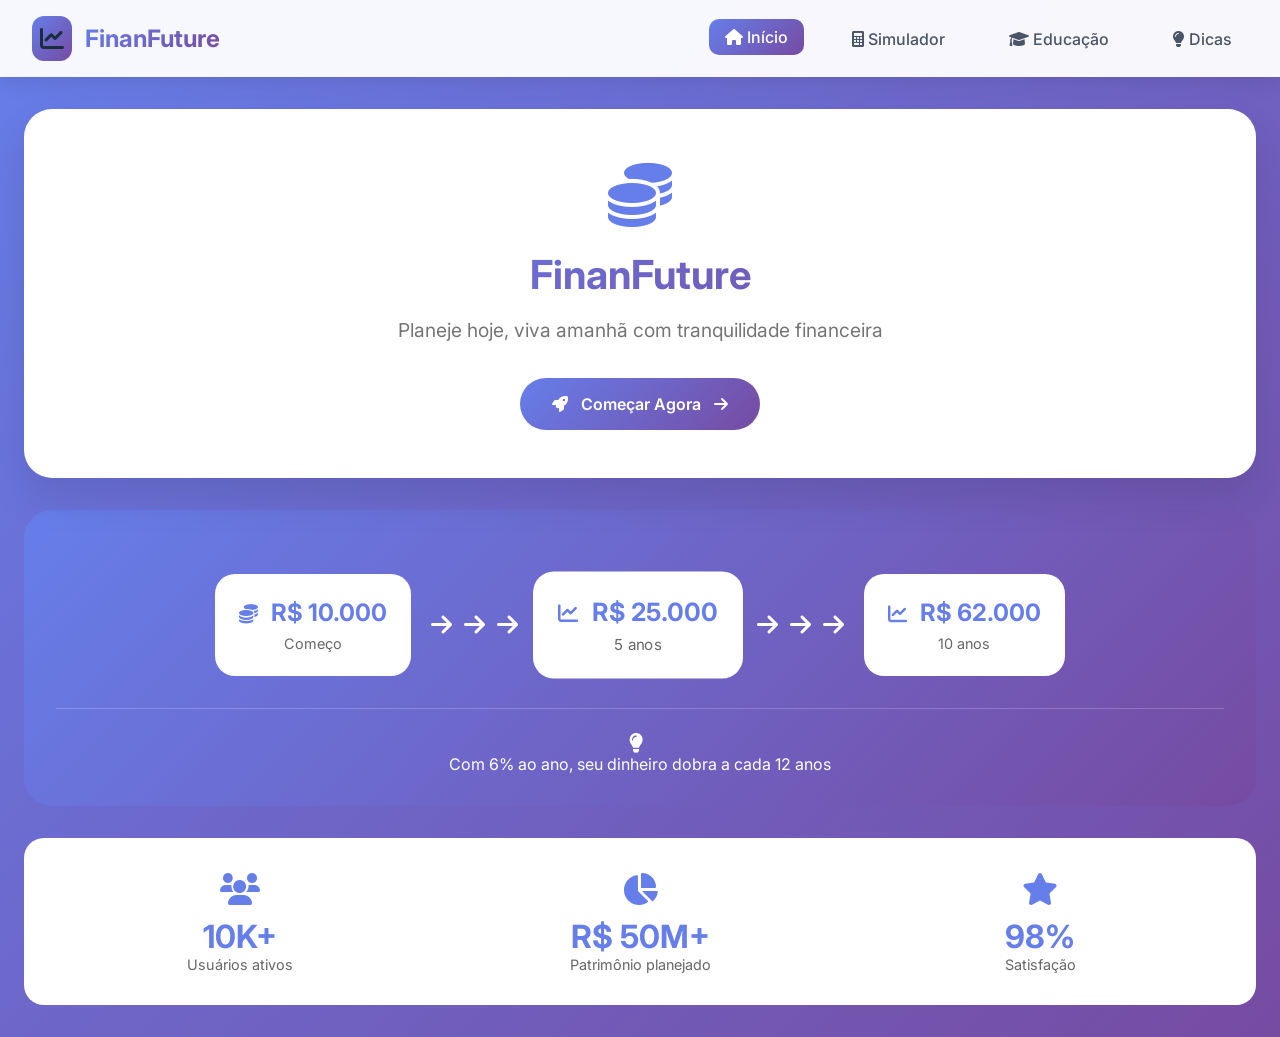
<file: frontend/index.html>
<!DOCTYPE html>
<html lang="pt-BR">
<head>
    <meta charset="UTF-8">
    <meta name="viewport" content="width=device-width, initial-scale=1.0">
    <title>FinanFuture | Planejamento de Aposentadoria</title>
    <link rel="stylesheet" href="https://cdnjs.cloudflare.com/ajax/libs/font-awesome/6.0.0-beta3/css/all.min.css">
    <link rel="stylesheet" href="/frontend/css/style.css">
    <link rel="stylesheet" href="/frontend/css/style2.css">
    <link href="https://fonts.googleapis.com/css2?family=Inter:wght@300;400;500;600;700;800&display=swap" rel="stylesheet">
</head>
<body>
    <nav class="navbar">
        <div class="nav-container">
            <div class="logo">
                <div class="logo-icon">
                    <i class="fas fa-chart-line"></i>
                </div>
                <span class="logo-text">Finan<span class="highlight">Future</span></span>
            </div>
            <div class="nav-links">
                <a href="index.html" class="nav-link active">
                    <i class="fas fa-home"></i> Início
                </a>
                <a href="pages/simulador.html" class="nav-link">
                    <i class="fas fa-calculator"></i> Simulador
                </a>
                <a href="pages/educacao.html" class="nav-link">
                    <i class="fas fa-graduation-cap"></i> Educação
                </a>
                <a href="pages/dicas.html" class="nav-link">
                    <i class="fas fa-lightbulb"></i> Dicas
                </a>
            </div>
            <div class="menu-toggle">
                <i class="fas fa-bars"></i>
            </div>
        </div>
    </nav>
    
    <div class="dashboard">
        <div class="welcome-card animate-slide">
            <div class="welcome-content">
                <div class="hero-icon">
                    <i class="fas fa-coins"></i>
                </div>
                <h1 class="hero-title">FinanFuture</h1>
                <p class="hero-subtitle">Planeje hoje, viva amanhã com tranquilidade financeira</p>
                <a href="pages/simulador.html" class="cta-button">
                    <i class="fas fa-rocket"></i> Começar Agora
                    <i class="fas fa-arrow-right"></i>
                </a>
            </div>
        </div>

        <div class="concepts-section">
            <div class="concepts-grid">
                <div class="concept-card concept-start">
                    <div class="concept-amount">
                        <i class="fas fa-coins"></i>
                        <span>R$ 10.000</span>
                    </div>
                    <div class="concept-label">Começo</div>
                </div>
                <div class="concept-arrow">
                    <i class="fas fa-arrow-right"></i>
                    <i class="fas fa-arrow-right"></i>
                    <i class="fas fa-arrow-right"></i>
                </div>
                <div class="concept-card concept-mid">
                    <div class="concept-amount">
                        <i class="fas fa-chart-line"></i>
                        <span>R$ 25.000</span>
                    </div>
                    <div class="concept-label">5 anos</div>
                </div>
                <div class="concept-arrow">
                    <i class="fas fa-arrow-right"></i>
                    <i class="fas fa-arrow-right"></i>
                    <i class="fas fa-arrow-right"></i>
                </div>
                <div class="concept-card concept-end">
                    <div class="concept-amount">
                        <i class="fas fa-chart-line"></i>
                        <span>R$ 62.000</span>
                    </div>
                    <div class="concept-label">10 anos</div>
                </div>
            </div>
            <div class="concept-footer">
                <i class="fas fa-lightbulb"></i>
                <p>Com 6% ao ano, seu dinheiro dobra a cada 12 anos</p>
            </div>
        </div>

        <div class="stats-bar">
            <div class="stat-item">
                <div class="stat-icon">
                    <i class="fas fa-users"></i>
                </div>
                <div class="stat-number">10K+</div>
                <div class="stat-label">Usuários ativos</div>
            </div>
            <div class="stat-item">
                <div class="stat-icon">
                    <i class="fas fa-chart-pie"></i>
                </div>
                <div class="stat-number">R$ 50M+</div>
                <div class="stat-label">Patrimônio planejado</div>
            </div>
            <div class="stat-item">
                <div class="stat-icon">
                    <i class="fas fa-star"></i>
                </div>
                <div class="stat-number">98%</div>
                <div class="stat-label">Satisfação</div>
            </div>
        </div>
    </div>

    <script>
        document.querySelector('.menu-toggle')?.addEventListener('click', () => {
            const navLinks = document.querySelector('.nav-links');
            navLinks.style.display = navLinks.style.display === 'flex' ? 'none' : 'flex';
        });
    </script>
    <script src="/frontend/js/index.js"></script>
</body>
</html>
</file>
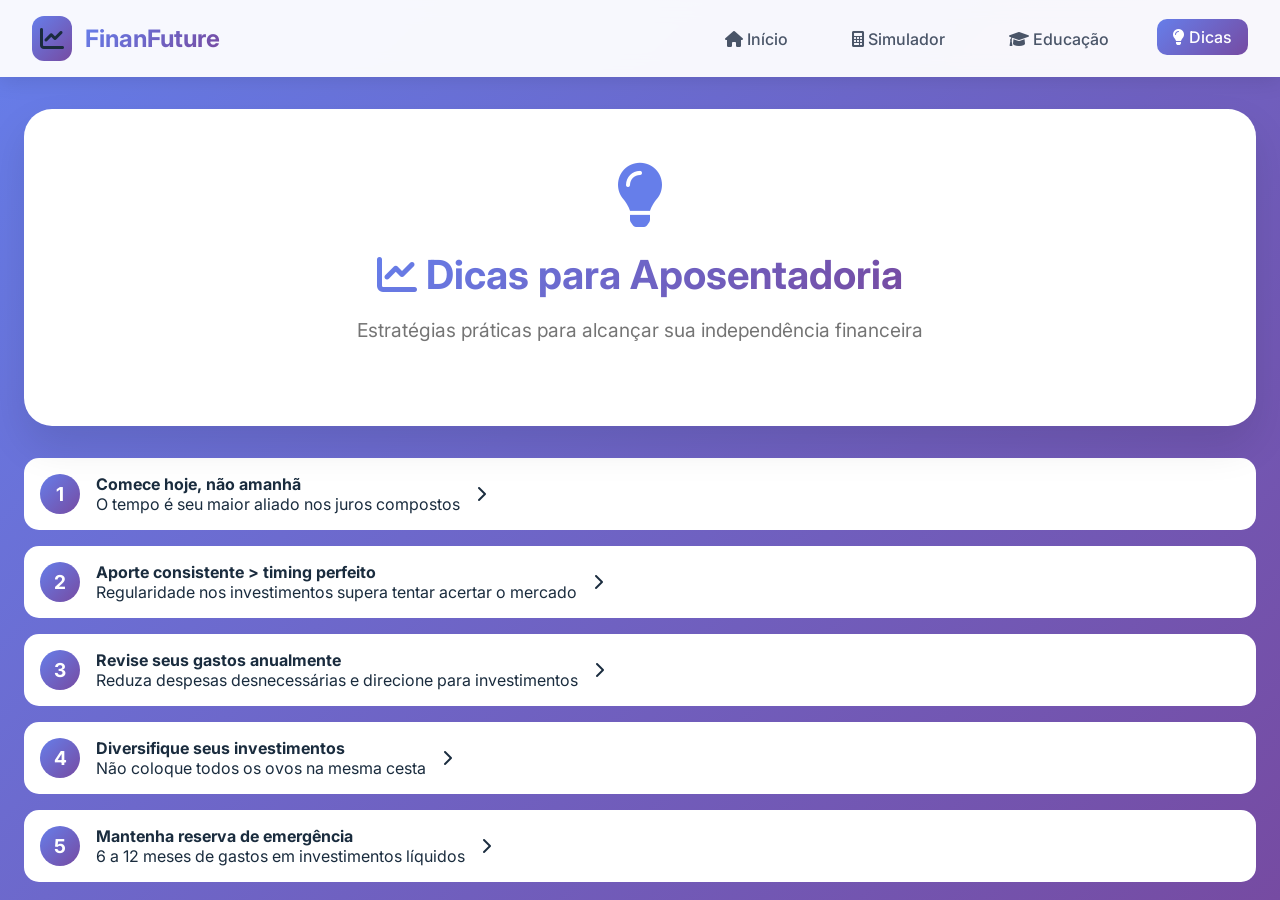
<file: frontend/pages/dicas.html>
<!DOCTYPE html>
<html lang="pt-BR">
<head>
    <meta charset="UTF-8">
    <meta name="viewport" content="width=device-width, initial-scale=1.0">
    <title>Dicas Financeiras | FinanFuture</title>
    <link rel="stylesheet" href="https://cdnjs.cloudflare.com/ajax/libs/font-awesome/6.0.0-beta3/css/all.min.css">
    <link rel="stylesheet" href="/frontend/css/style.css">
    <link rel="stylesheet" href="/frontend/css/style2.css">
    <link rel="stylesheet" href="/frontend/css/dicas.css">
    <link href="https://fonts.googleapis.com/css2?family=Inter:wght@300;400;500;600;700;800&display=swap" rel="stylesheet">
</head>
<body>
    <nav class="navbar">
        <div class="nav-container">
            <div class="logo">
                <div class="logo-icon">
                    <i class="fas fa-chart-line"></i>
                </div>
                <span class="logo-text">Finan<span class="highlight">Future</span></span>
            </div>
            <div class="nav-links">
                <a href="../index.html" class="nav-link">
                    <i class="fas fa-home"></i> Início
                </a>
                <a href="simulador.html" class="nav-link">
                    <i class="fas fa-calculator"></i> Simulador
                </a>
                <a href="educacao.html" class="nav-link">
                    <i class="fas fa-graduation-cap"></i> Educação
                </a>
                <a href="dicas.html" class="nav-link active">
                    <i class="fas fa-lightbulb"></i> Dicas
                </a>
            </div>
            <div class="menu-toggle">
                <i class="fas fa-bars"></i>
            </div>
        </div>
    </nav>

    <div class="dashboard">
        <div class="welcome-card animate-slide">
            <div class="welcome-icon">
                <i class="fas fa-lightbulb"></i>
            </div>
            <h1 class="hero-title">
            <i class="fas fa-chart-line"></i> Dicas para Aposentadoria
            </h1>
            <p class="hero-subtitle">Estratégias práticas para alcançar sua independência financeira</p>
        </div>

        <div class="tips-list">
            <div class="tip-item" onclick="showTipDetail('comece-hoje')">
                <div class="tip-number">1</div>
                <div class="tip-content">
                    <strong></i> Comece hoje, não amanhã</strong>
                    <p>O tempo é seu maior aliado nos juros compostos</p>
                </div>
                <div class="tip-icon">
                    <i class="fas fa-chevron-right"></i>
                </div>
            </div>
            <div class="tip-item" onclick="showTipDetail('aporte-consistente')">
                <div class="tip-number">2</div>
                <div class="tip-content">
                    <strong></i> Aporte consistente > timing perfeito</strong>
                    <p>Regularidade nos investimentos supera tentar acertar o mercado</p>
                </div>
                <div class="tip-icon">
                    <i class="fas fa-chevron-right"></i>
                </div>
            </div>
            <div class="tip-item" onclick="showTipDetail('revise-gastos')">
                <div class="tip-number">3</div>
                <div class="tip-content">
                    <strong></i> Revise seus gastos anualmente</strong>
                    <p>Reduza despesas desnecessárias e direcione para investimentos</p>
                </div>
                <div class="tip-icon">
                    <i class="fas fa-chevron-right"></i>
                </div>
            </div>
            <div class="tip-item" onclick="showTipDetail('diversifique')">
                <div class="tip-number">4</div>
                <div class="tip-content">
                    <strong></i> Diversifique seus investimentos</strong>
                    <p>Não coloque todos os ovos na mesma cesta</p>
                </div>
                <div class="tip-icon">
                    <i class="fas fa-chevron-right"></i>
                </div>
            </div>
            <div class="tip-item" onclick="showTipDetail('reserva-emergencia')">
                <div class="tip-number">5</div>
                <div class="tip-content">
                    <strong></i> Mantenha reserva de emergência</strong>
                    <p>6 a 12 meses de gastos em investimentos líquidos</p>
                </div>
                <div class="tip-icon">
                    <i class="fas fa-chevron-right"></i>
                </div>
            </div>
        </div>
</body>
<script src="/frontend/js/dicas.js"></script>
</html>
</file>
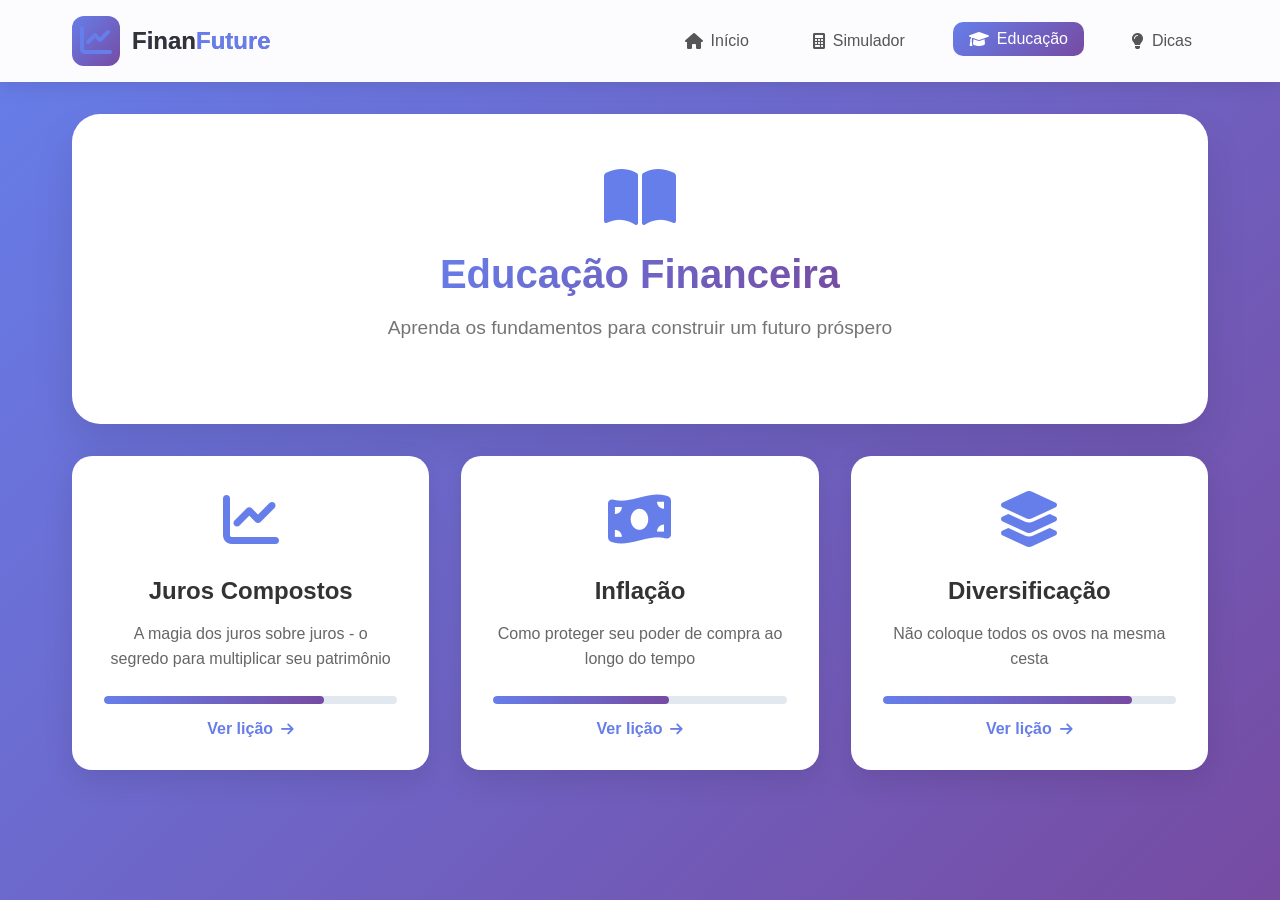
<file: frontend/pages/educacao.html>
<!DOCTYPE html>
<html lang="pt-BR">
<head>
    <meta charset="UTF-8">
    <meta name="viewport" content="width=device-width, initial-scale=1.0">
    <title>Educação Financeira | FinanFuture</title>
    
    <link rel="stylesheet" href="https://cdnjs.cloudflare.com/ajax/libs/font-awesome/6.0.0-beta3/css/all.min.css">
    
    <link rel="stylesheet" href="/frontend/css/style.css">
    <link rel="stylesheet" href="/frontend/css/style2.css">
    <link rel="stylesheet" href="/frontend/css/educacao.css">
</head>
<body>
    <nav class="navbar">
        <div class="nav-container">
            <div class="logo">
                <div class="logo-icon">
                    <i class="fas fa-chart-line"></i>
                </div>
                <span class="logo-text">Finan<span class="highlight">Future</span></span>
            </div>
            <div class="nav-links">
                <a href="../index.html" class="nav-link">
                    <i class="fas fa-home"></i> Início
                </a>
                <a href="simulador.html" class="nav-link">
                    <i class="fas fa-calculator"></i> Simulador
                </a>
                <a href="educacao.html" class="nav-link active">
                    <i class="fas fa-graduation-cap"></i> Educação
                </a>
                <a href="dicas.html" class="nav-link">
                    <i class="fas fa-lightbulb"></i> Dicas
                </a>
            </div>
        </div>
    </nav>

    <div class="dashboard">
        <div class="welcome-card animate-slide">
            <div class="welcome-icon">
                <i class="fas fa-book-open"></i>
            </div>
            <h1 class="hero-title">Educação Financeira</h1>
            <p class="hero-subtitle">Aprenda os fundamentos para construir um futuro próspero</p>
        </div>

        <div class="education-grid">
            
            <div class="edu-card" onclick="showLesson('juros-compostos')">
                <div class="edu-icon">
                    <i class="fas fa-chart-line"></i>
                </div>
                <h3>Juros Compostos</h3>
                <p>A magia dos juros sobre juros - o segredo para multiplicar seu patrimônio</p>
                <div class="progress-bar">
                    <div class="progress-fill" style="width: 75%"></div>
                </div>
                <div class="card-footer">
                    <span class="lesson-btn">Ver lição <i class="fas fa-arrow-right"></i></span>
                </div>
            </div>
            
            <div class="edu-card" onclick="showLesson('inflacao')">
                <div class="edu-icon">
                    <i class="fas fa-money-bill-wave"></i>
                </div>
                <h3>Inflação</h3>
                <p>Como proteger seu poder de compra ao longo do tempo</p>
                <div class="progress-bar">
                    <div class="progress-fill" style="width: 60%"></div>
                </div>
                <div class="card-footer">
                    <span class="lesson-btn">Ver lição <i class="fas fa-arrow-right"></i></span>
                </div>
            </div>
           
            <div class="edu-card" onclick="showLesson('diversificacao')">
                <div class="edu-icon">
                    <i class="fas fa-layer-group"></i>
                </div>
                <h3>Diversificação</h3>
                <p>Não coloque todos os ovos na mesma cesta</p>
                <div class="progress-bar">
                    <div class="progress-fill" style="width: 85%"></div>
                </div>
                <div class="card-footer">
                    <span class="lesson-btn">Ver lição <i class="fas fa-arrow-right"></i></span>
                </div>
            </div>
        </div>
    </div>
</body>
<script src="/frontend/js/educacao.js"></script>
</html>
</file>
<file: frontend/css/style.css>
* {
    margin: 0;
    padding: 0;
    box-sizing: border-box;
}

body {
    background: linear-gradient(135deg, #667eea 0%, #764ba2 100%);
    font-family: 'Inter', system-ui, sans-serif;
    min-height: 100vh;
    color: #1a2c3e;
}

/* Navbar */
.navbar {
    background: rgba(255,255,255,0.95);
    backdrop-filter: blur(10px);
    box-shadow: 0 4px 20px rgba(0,0,0,0.1);
    position: sticky;
    top: 0;
    z-index: 1000;
    animation: slideDown 0.5s ease;
}

.nav-container {
    max-width: 1400px;
    margin: 0 auto;
    padding: 1rem 2rem;
    display: flex;
    justify-content: space-between;
    align-items: center;
}

.logo {
    display: flex;
    align-items: center;
    gap: 0.8rem;
    font-size: 1.5rem;
    font-weight: 700;
}

.logo-icon {
    background: linear-gradient(135deg, #667eea, #764ba2);
    padding: 0.5rem;
    border-radius: 12px;
    animation: rotate 3s infinite linear;
}

.logo-text {
    background: linear-gradient(135deg, #667eea, #764ba2);
    -webkit-background-clip: text;
    background-clip: text;
    color: transparent;
}

.nav-links {
    display: flex;
    gap: 2rem;
}

.nav-link {
    text-decoration: none;
    color: #4a5568;
    font-weight: 500;
    transition: all 0.3s;
    padding: 0.5rem 1rem;
    border-radius: 10px;
}

.nav-link:hover, .nav-link.active {
    background: linear-gradient(135deg, #667eea, #764ba2);
    color: white;
    transform: translateY(-2px);
}

.menu-toggle {
    display: none;
    font-size: 1.5rem;
    cursor: pointer;
}

.dashboard {
    max-width: 1400px;
    margin: 2rem auto;
    padding: 0 1.5rem;
}

/* Animações */
@keyframes slideDown {
    from { transform: translateY(-100%); opacity: 0; }
    to { transform: translateY(0); opacity: 1; }
}

@keyframes slideLeft {
    from { transform: translateX(-50px); opacity: 0; }
    to { transform: translateX(0); opacity: 1; }
}

@keyframes slideRight {
    from { transform: translateX(50px); opacity: 0; }
    to { transform: translateX(0); opacity: 1; }
}

@keyframes float {
    0%, 100% { transform: translateY(0px); }
    50% { transform: translateY(-10px); }
}

@keyframes pulse {
    0%, 100% { transform: scale(1); opacity: 1; }
    50% { transform: scale(1.1); opacity: 0.7; }
}

@keyframes rotate {
    from { transform: rotate(0deg); }
    to { transform: rotate(360deg); }
}

.animate-slide {
    animation: slideDown 0.6s ease;
}

.animate-slide-left {
    animation: slideLeft 0.6s ease;
}

.animate-slide-right {
    animation: slideRight 0.6s ease;
}

/* Welcome Card */
.welcome-card {
    background: linear-gradient(135deg, rgba(255, 255, 255, 0.95), rgba(255, 255, 255, 0.9));
    backdrop-filter: blur(10px);
    border-radius: 30px;
    padding: 3rem;
    text-align: center;
    margin-bottom: 3rem;
    box-shadow: 0 20px 40px rgba(0, 0, 0, 0.1);
    transition: transform 0.3s ease;
}

.welcome-card:hover {
    transform: translateY(-5px);
}

.welcome-icon {
    font-size: 4rem;
    color: #667eea;
    margin-bottom: 1rem;
    animation: float 3s ease-in-out infinite;
}

@keyframes float {
    0%, 100% { transform: translateY(0); }
    50% { transform: translateY(-10px); }
}

.welcome-card h1 {
    font-size: 2.5rem;
    color: #333;
    margin-bottom: 1rem;
}

.welcome-card p {
    font-size: 1.2rem;
    color: #666;
}

.badge {
    background: linear-gradient(135deg, #667eea, #764ba2);
    color: white;
    padding: 0.3rem 1rem;
    border-radius: 20px;
    font-size: 0.8rem;
    display: inline-block;
}

.floating-icons {
    position: absolute;
    bottom: 1rem;
    right: 2rem;
    display: flex;
    gap: 0.5rem;
}

.float-icon {
    font-size: 1.5rem;
    animation: float 3s ease-in-out infinite;
    animation-delay: calc(var(--i, 0) * 0.5s);
}

.float-icon:nth-child(1) { --i: 0; }
.float-icon:nth-child(2) { --i: 1; }
.float-icon:nth-child(3) { --i: 2; }
.float-icon:nth-child(4) { --i: 3; }

.two-columns {
    display: grid;
    grid-template-columns: 1fr 1.6fr;
    gap: 1.8rem;
}

.controls-card, .results-card {
    background: rgba(255,255,255,0.95);
    backdrop-filter: blur(10px);
    border-radius: 28px;
    padding: 1.8rem;
    transition: all 0.3s;
}

.controls-card:hover, .results-card:hover {
    transform: translateY(-5px);
    box-shadow: 0 20px 40px rgba(0,0,0,0.15);
}

.slider-group {
    margin-bottom: 1.5rem;
}

.slider-group label {
    display: flex;
    justify-content: space-between;
    margin-bottom: 0.5rem;
    font-weight: 500;
}

.value-badge {
    background: linear-gradient(135deg, #667eea, #764ba2);
    color: white;
    padding: 0.2rem 0.8rem;
    border-radius: 20px;
    font-size: 0.85rem;
}

input[type="range"] {
    width: 100%;
    height: 6px;
    border-radius: 3px;
    background: linear-gradient(90deg, #667eea, #764ba2);
    -webkit-appearance: none;
}

input[type="range"]::-webkit-slider-thumb {
    -webkit-appearance: none;
    width: 20px;
    height: 20px;
    border-radius: 50%;
    background: white;
    border: 2px solid #667eea;
    cursor: pointer;
    box-shadow: 0 2px 10px rgba(0,0,0,0.2);
    transition: all 0.2s;
}

input[type="range"]::-webkit-slider-thumb:hover {
    transform: scale(1.2);
}

.toggle-switch {
    position: relative;
    display: inline-block;
    width: 50px;
    height: 24px;
}

.toggle-switch input {
    opacity: 0;
    width: 0;
    height: 0;
}

.toggle-slider {
    position: absolute;
    cursor: pointer;
    top: 0;
    left: 0;
    right: 0;
    bottom: 0;
    background-color: #ccc;
    transition: 0.3s;
    border-radius: 24px;
}

.toggle-slider:before {
    position: absolute;
    content: "";
    height: 18px;
    width: 18px;
    left: 3px;
    bottom: 3px;
    background-color: white;
    transition: 0.3s;
    border-radius: 50%;
}

.toggle-switch input:checked + .toggle-slider {
    background: linear-gradient(135deg, #667eea, #764ba2);
}

.toggle-switch input:checked + .toggle-slider:before {
    transform: translateX(26px);
}

.radio-group {
    margin-top: 1rem;
}

.radio-options {
    display: flex;
    gap: 1rem;
    margin-top: 0.5rem;
}

.radio-card {
    flex: 1;
    background: #f7fafc;
    padding: 0.8rem;
    border-radius: 15px;
    text-align: center;
    cursor: pointer;
    transition: all 0.3s;
    border: 2px solid transparent;
}

.radio-card:hover {
    transform: translateY(-3px);
    box-shadow: 0 5px 15px rgba(0,0,0,0.1);
}

.radio-card input:checked + span {
    color: #667eea;
}

.radio-card:has(input:checked) {
    border-color: #667eea;
    background: linear-gradient(135deg, rgba(102,126,234,0.1), rgba(118,75,162,0.1));
}

.button-group {
    display: flex;
    gap: 1rem;
    margin-top: 1.5rem;
}

.btn-primary, .btn-secondary {
    flex: 1;
    padding: 0.8rem;
    border: none;
    border-radius: 40px;
    font-weight: 600;
    cursor: pointer;
    transition: all 0.3s;
    display: flex;
    align-items: center;
    justify-content: center;
    gap: 0.5rem;
}

.btn-primary {
    background: linear-gradient(135deg, #667eea, #764ba2);
    color: white;
}

.btn-primary:hover {
    transform: translateY(-2px);
    box-shadow: 0 10px 20px rgba(102,126,234,0.4);
}

.btn-secondary {
    background: #2d3748;
    color: white;
}

.results-header {
    display: flex;
    justify-content: space-between;
    align-items: center;
    margin-bottom: 1rem;
}

.live-indicator {
    display: flex;
    align-items: center;
    gap: 0.5rem;
    font-size: 0.8rem;
    color: #48bb78;
}

.pulse-dot {
    width: 10px;
    height: 10px;
    background: #48bb78;
    border-radius: 50%;
    animation: pulse 1.5s infinite;
}

.chart-container {
    margin-bottom: 1.5rem;
}

.resumo-meta {
    display: grid;
    grid-template-columns: repeat(3, 1fr);
    gap: 1rem;
    margin: 1.5rem 0;
}

.meta-card {
    background: linear-gradient(135deg, #f7fafc, #edf2f7);
    padding: 1rem;
    border-radius: 20px;
    text-align: center;
    transition: all 0.3s;
}

.meta-card:hover {
    transform: scale(1.05);
}

.meta-icon {
    font-size: 2rem;
    display: block;
    margin-bottom: 0.5rem;
}

.meta-card strong {
    font-size: 1.2rem;
    color: #667eea;
}

.table-wrapper {
    overflow-x: auto;
    max-height: 300px;
    overflow-y: auto;
    border-radius: 18px;
}

table {
    width: 100%;
    border-collapse: collapse;
}

th, td {
    padding: 0.8rem;
    text-align: right;
    border-bottom: 1px solid #e2e8f0;
}

th:first-child, td:first-child {
    text-align: left;
}

th {
    background: linear-gradient(135deg, #667eea, #764ba2);
    color: white;
    position: sticky;
    top: 0;
}

tr:hover {
    background: rgba(102,126,234,0.05);
    transform: scale(1.01);
    transition: all 0.2s;
}

@media (max-width: 900px) {
    .two-columns {
        grid-template-columns: 1fr;
    }
    .nav-links {
        display: none;
    }
    .menu-toggle {
        display: block;
    }
}
</file>
<file: frontend/css/style2.css>
.hero-section {
    text-align: center;
    padding: 4rem 2rem;
    background: linear-gradient(135deg, #667eea 0%, #764ba2 100%);
    border-radius: 40px;
    margin-bottom: 2rem;
    color: white;
}
.hero-title {
    font-size: 3rem;
    margin-bottom: 1rem;
    animation: slideDown 0.6s ease;
}
.hero-subtitle {
    font-size: 1.2rem;
    opacity: 0.9;
    margin-bottom: 2rem;
}
.cta-button {
    background: white;
    color: #667eea;
    padding: 1rem 2rem;
    border-radius: 50px;
    text-decoration: none;
    font-weight: 600;
    display: inline-flex;
    align-items: center;
    gap: 0.5rem;
    transition: all 0.3s;
    animation: pulse 2s infinite;
}
.cta-button:hover {
    transform: scale(1.05);
    box-shadow: 0 10px 30px rgba(0,0,0,0.2);
}
.features-grid {
    display: grid;
    grid-template-columns: repeat(auto-fit, minmax(250px, 1fr));
    gap: 2rem;
    margin: 3rem 0;
}
.feature-card {
    background: white;
    padding: 2rem;
    border-radius: 20px;
    text-align: center;
    transition: all 0.3s;
    cursor: pointer;
}
.feature-card:hover {
    transform: translateY(-10px);
    box-shadow: 0 20px 40px rgba(0,0,0,0.1);
}
.feature-icon {
    font-size: 3rem;
    margin-bottom: 1rem;
}
.stats-bar {
    background: white;
    border-radius: 20px;
    padding: 2rem;
    display: flex;
    justify-content: space-around;
    flex-wrap: wrap;
    gap: 2rem;
    margin: 2rem 0;
}
.stat-item {
    text-align: center;
}
.stat-number {
    font-size: 2rem;
    font-weight: 700;
    color: #667eea;
}

/* Timeline Section - Exclusiva da Home */
.timeline-section {
    background: rgba(255, 255, 255, 0.95);
    border-radius: 28px;
    padding: 2rem;
    margin: 2rem 0;
    backdrop-filter: blur(10px);
}

.timeline {
    position: relative;
    padding: 1rem 0;
}

.timeline-item {
    display: flex;
    gap: 2rem;
    margin-bottom: 2rem;
    position: relative;
}

.timeline-marker {
    display: flex;
    flex-direction: column;
    align-items: center;
    position: relative;
}

.timeline-icon {
    width: 60px;
    height: 60px;
    background: linear-gradient(135deg, #667eea, #764ba2);
    border-radius: 50%;
    display: flex;
    align-items: center;
    justify-content: center;
    z-index: 2;
    box-shadow: 0 10px 20px rgba(102, 126, 234, 0.3);
}

.timeline-icon i {
    font-size: 1.8rem;
    color: white;
}

.timeline-line {
    width: 3px;
    flex: 1;
    background: linear-gradient(180deg, #667eea, #764ba2);
    margin: 0.5rem 0;
}

.timeline-item:last-child .timeline-line {
    display: none;
}

.timeline-content {
    flex: 1;
    background: linear-gradient(135deg, #f7fafc, white);
    border-radius: 20px;
    padding: 1.5rem;
    transition: all 0.3s ease;
    position: relative;
    overflow: hidden;
}

.timeline-content:hover {
    transform: translateX(10px);
    box-shadow: 0 10px 25px rgba(102, 126, 234, 0.15);
}

.timeline-number {
    position: absolute;
    top: 1rem;
    right: 1rem;
    font-size: 2rem;
    font-weight: 800;
    color: rgba(102, 126, 234, 0.1);
}

.timeline-content h3 {
    color: #1a2c3e;
    margin-bottom: 0.5rem;
    font-size: 1.2rem;
}

.timeline-content p {
    color: #666;
    margin-bottom: 1rem;
}

.timeline-stats {
    display: inline-block;
    background: linear-gradient(135deg, rgba(102, 126, 234, 0.1), rgba(118, 75, 162, 0.1));
    padding: 0.3rem 1rem;
    border-radius: 20px;
}

.timeline-stats i {
    color: #667eea;
    margin-right: 0.3rem;
}

/* Concepts Section - Cards de Juros Compostos */
.concepts-section {
    background: linear-gradient(135deg, #667eea, #764ba2);
    border-radius: 28px;
    padding: 2rem;
    margin: 2rem 0;
    color: white;
}

.concepts-section .section-header {
    color: white;
}

.concepts-section .section-header i {
    color: white;
}

.concepts-section .section-header p {
    color: rgba(255, 255, 255, 0.9);
}

.concepts-grid {
    display: flex;
    align-items: center;
    justify-content: center;
    flex-wrap: wrap;
    gap: 1rem;
    margin: 2rem 0;
}

.concept-card {
    background: rgba(255, 255, 255, 0.95);
    border-radius: 20px;
    padding: 1.5rem;
    text-align: center;
    min-width: 150px;
    transition: all 0.3s ease;
}

.concept-card:hover {
    transform: scale(1.05);
    box-shadow: 0 20px 40px rgba(0, 0, 0, 0.2);
}

.concept-start {
    background: white;
}

.concept-mid {
    background: white;
    transform: scale(1.05);
}

.concept-end {
    background: white;
}

.concept-amount {
    font-size: 1.5rem;
    font-weight: bold;
    color: #667eea;
}

.concept-amount i {
    font-size: 1.2rem;
    margin-right: 0.5rem;
    color: #667eea;
}

.concept-label {
    color: #666;
    font-size: 0.9rem;
    margin-top: 0.5rem;
}

.concept-arrow {
    font-size: 1.5rem;
    color: white;
}

.concept-arrow i {
    margin: 0 0.2rem;
    animation: pulse 1.5s infinite;
}

.concept-footer {
    text-align: center;
    margin-top: 1.5rem;
    padding-top: 1.5rem;
    border-top: 1px solid rgba(255, 255, 255, 0.2);
}

.concept-footer i {
    font-size: 1.2rem;
    margin-right: 0.5rem;
}

/* Welcome Card Centralizado */
.welcome-card {
    background: white;
    border-radius: 28px;
    padding: 3rem 2rem;
    margin-bottom: 2rem;
    position: relative;
    overflow: hidden;
    box-shadow: 0 20px 40px rgba(0, 0, 0, 0.1);
    text-align: center; /* Centraliza todo o conteúdo */
    display: flex;
    flex-direction: column;
    justify-content: center;
    align-items: center;
}

.welcome-content {
    max-width: 800px;
    width: 100%;
    margin: 0 auto;
    text-align: center;
}

.welcome-card .hero-icon {
    font-size: 4rem;
    margin-bottom: 1rem;
    color: #667eea;
    animation: float 3s ease-in-out infinite;
}

.welcome-card .hero-title {
    font-size: 2.5rem;
    color: #1a2c3e;
    margin-bottom: 1rem;
    background: linear-gradient(135deg, #667eea, #764ba2);
    -webkit-background-clip: text;
    background-clip: text;
    color: transparent;
}

.welcome-card .hero-subtitle {
    font-size: 1.2rem;
    color: #666;
    margin-bottom: 2rem;
    line-height: 1.6;
}

.welcome-card .cta-button {
    background: linear-gradient(135deg, #667eea, #764ba2);
    color: white;
    padding: 1rem 2rem;
    border-radius: 50px;
    text-decoration: none;
    font-weight: 600;
    display: inline-flex;
    align-items: center;
    gap: 0.8rem;
    transition: all 0.3s ease;
    animation: pulse 2s infinite;
    border: none;
    cursor: pointer;
}

.welcome-card .cta-button:hover {
    transform: scale(1.05);
    box-shadow: 0 10px 30px rgba(102, 126, 234, 0.4);
    gap: 1rem;
}

/* Responsividade */
@media (max-width: 768px) {
    .welcome-card {
        padding: 2rem 1.5rem;
    }
    
    .welcome-card .hero-title {
        font-size: 1.8rem;
    }
    
    .welcome-card .hero-subtitle {
        font-size: 1rem;
    }
    
    .welcome-card .cta-button {
        padding: 0.8rem 1.5rem;
        font-size: 0.9rem;
    }
}

/* Estatísticas bar */
.stats-bar {
    background: white;
    border-radius: 20px;
    padding: 2rem;
    display: flex;
    justify-content: space-around;
    flex-wrap: wrap;
    gap: 2rem;
    margin: 2rem 0;
}

.stat-item {
    text-align: center;
    flex: 1;
}

.stat-icon {
    font-size: 2rem;
    color: #667eea;
    margin-bottom: 0.5rem;
}

.stat-number {
    font-size: 2rem;
    font-weight: 700;
    color: #667eea;
}

.stat-label {
    color: #666;
    font-size: 0.9rem;
}

/* Responsividade */
@media (max-width: 768px) {
    .timeline-item {
        flex-direction: column;
        gap: 1rem;
    }
    
    .timeline-marker {
        flex-direction: row;
        justify-content: center;
        gap: 1rem;
    }
    
    .timeline-line {
        width: 100%;
        height: 3px;
        margin: 0;
    }
    
    .concepts-grid {
        flex-direction: column;
    }
    
    .concept-arrow {
        transform: rotate(90deg);
    }
    
    .concept-card {
        width: 100%;
    }
}
</file>
<file: frontend/css/dicas.css>
.tips-list {
    display: flex;
    flex-direction: column;
    gap: 1rem;
}
.tip-item {
    background: white;
    border-radius: 15px;
    padding: 1rem;
    display: flex;
    align-items: center;
    gap: 1rem;
    transition: all 0.3s;
    cursor: pointer;
}
.tip-item:hover {
    transform: translateX(10px);
    background: linear-gradient(90deg, white, #f7fafc);
}
.tip-number {
    background: linear-gradient(135deg, #667eea, #764ba2);
    color: white;
    width: 40px;
    height: 40px;
    border-radius: 50%;
    display: flex;
    align-items: center;
    justify-content: center;
    font-weight: bold;
    font-size: 1.2rem;
}
</file>
<file: frontend/css/educacao.css>
/* Reset e base */
* {
    margin: 0;
    padding: 0;
    box-sizing: border-box;
}

body {
    font-family: 'Segoe UI', Tahoma, Geneva, Verdana, sans-serif;
    background: linear-gradient(135deg, #667eea 0%, #764ba2 100%);
    min-height: 100vh;
}

/* Navbar */
.navbar {
    background: rgba(255, 255, 255, 0.98);
    backdrop-filter: blur(10px);
    box-shadow: 0 2px 20px rgba(0, 0, 0, 0.1);
    position: sticky;
    top: 0;
    z-index: 1000;
}

.nav-container {
    max-width: 1200px;
    margin: 0 auto;
    padding: 1rem 2rem;
    display: flex;
    justify-content: space-between;
    align-items: center;
}

.logo {
    display: flex;
    align-items: center;
    gap: 0.75rem;
    font-size: 1.5rem;
    font-weight: bold;
}

.logo-icon i {
    font-size: 2rem;
    color: #667eea;
}

.logo-text {
    color: #333;
}

.logo-text .highlight {
    color: #667eea;
}

.nav-links {
    display: flex;
    gap: 2rem;
}

.nav-link {
    text-decoration: none;
    color: #555;
    font-weight: 500;
    padding: 0.5rem 1rem;
    border-radius: 10px;
    transition: all 0.3s ease;
    display: flex;
    align-items: center;
    gap: 0.5rem;
}

.nav-link i {
    font-size: 1rem;
}

.nav-link:hover {
    background: #667eea;
    color: white;
    transform: translateY(-2px);
}

.nav-link.active {
    background: linear-gradient(135deg, #667eea, #764ba2);
    color: white;
}

/* Dashboard */
.dashboard {
    max-width: 1200px;
    margin: 0 auto;
    padding: 2rem;
}

/* Education Grid */
.education-grid {
    display: grid;
    grid-template-columns: repeat(auto-fit, minmax(320px, 1fr));
    gap: 2rem;
    margin-top: 2rem;
}

/* Cards */
.edu-card {
    background: white;
    border-radius: 20px;
    padding: 2rem;
    transition: all 0.3s ease;
    cursor: pointer;
    position: relative;
    overflow: hidden;
    box-shadow: 0 10px 30px rgba(0, 0, 0, 0.1);
}

.edu-card::before {
    content: '';
    position: absolute;
    top: 0;
    left: -100%;
    width: 100%;
    height: 5px;
    background: linear-gradient(90deg, #667eea, #764ba2);
    transition: left 0.3s ease;
}

.edu-card:hover::before {
    left: 0;
}

.edu-card:hover {
    transform: translateY(-10px);
    box-shadow: 0 20px 40px rgba(0, 0, 0, 0.2);
}

.edu-icon {
    font-size: 3.5rem;
    margin-bottom: 1.5rem;
    text-align: center;
    color: #667eea;
    transition: transform 0.3s ease;
}

.edu-card:hover .edu-icon {
    transform: scale(1.1);
}

.edu-card h3 {
    font-size: 1.5rem;
    color: #333;
    margin-bottom: 1rem;
    text-align: center;
}

.edu-card p {
    color: #666;
    line-height: 1.6;
    text-align: center;
    margin-bottom: 1.5rem;
}

/* Progress Bar */
.progress-bar {
    background: #e2e8f0;
    border-radius: 10px;
    height: 8px;
    margin: 1rem 0;
    overflow: hidden;
}

.progress-fill {
    background: linear-gradient(90deg, #667eea, #764ba2);
    width: 0%;
    height: 100%;
    transition: width 1s ease;
    border-radius: 10px;
}

/* Card Footer */
.card-footer {
    margin-top: 1rem;
    text-align: center;
}

.lesson-btn {
    display: inline-flex;
    align-items: center;
    gap: 0.5rem;
    color: #667eea;
    font-weight: 600;
    transition: gap 0.3s ease;
}

.edu-card:hover .lesson-btn {
    gap: 0.75rem;
    color: #764ba2;
}

.lesson-btn i {
    font-size: 0.9rem;
}

/* Animations */
@keyframes slideIn {
    from {
        opacity: 0;
        transform: translateY(30px);
    }
    to {
        opacity: 1;
        transform: translateY(0);
    }
}

.animate-slide {
    animation: slideIn 0.6s ease-out;
}

.edu-card {
    animation: slideIn 0.6s ease-out;
    animation-fill-mode: both;
}

.edu-card:nth-child(1) { animation-delay: 0.1s; }
.edu-card:nth-child(2) { animation-delay: 0.2s; }
.edu-card:nth-child(3) { animation-delay: 0.3s; }

/* Responsividade */
@media (max-width: 768px) {
    .nav-container {
        flex-direction: column;
        gap: 1rem;
    }
    
    .nav-links {
        gap: 1rem;
    }
    
    .dashboard {
        padding: 1rem;
    }
    
    .welcome-card h1 {
        font-size: 1.8rem;
    }
    
    .education-grid {
        grid-template-columns: 1fr;
    }
    
    .edu-card {
        padding: 1.5rem;
    }
}

/* Efeito de loading nos cards */
.edu-card {
    position: relative;
}

.edu-card:active {
    transform: scale(0.98);
}

/* Estilização adicional para ícones */
.edu-icon i {
    transition: all 0.3s ease;
}

.edu-card:hover .edu-icon i {
    text-shadow: 0 0 10px rgba(102, 126, 234, 0.5);
}
</file>
